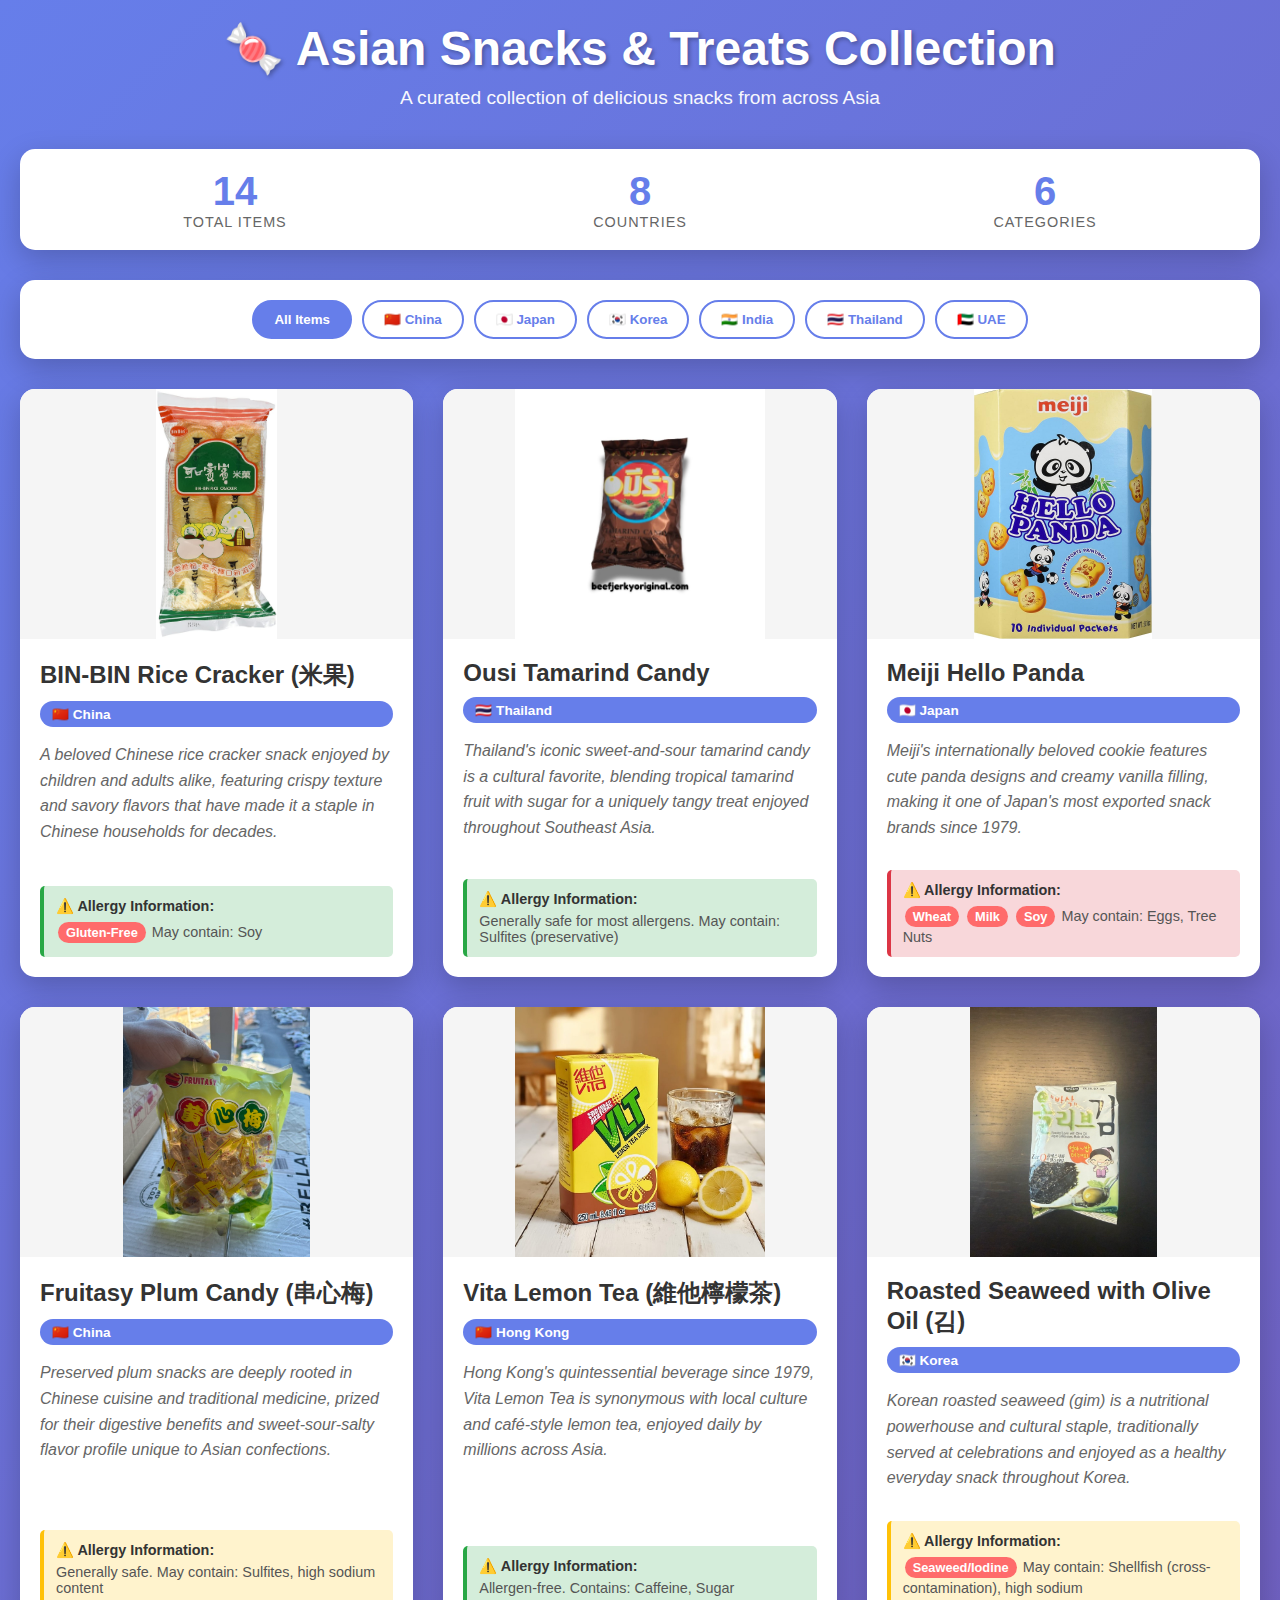
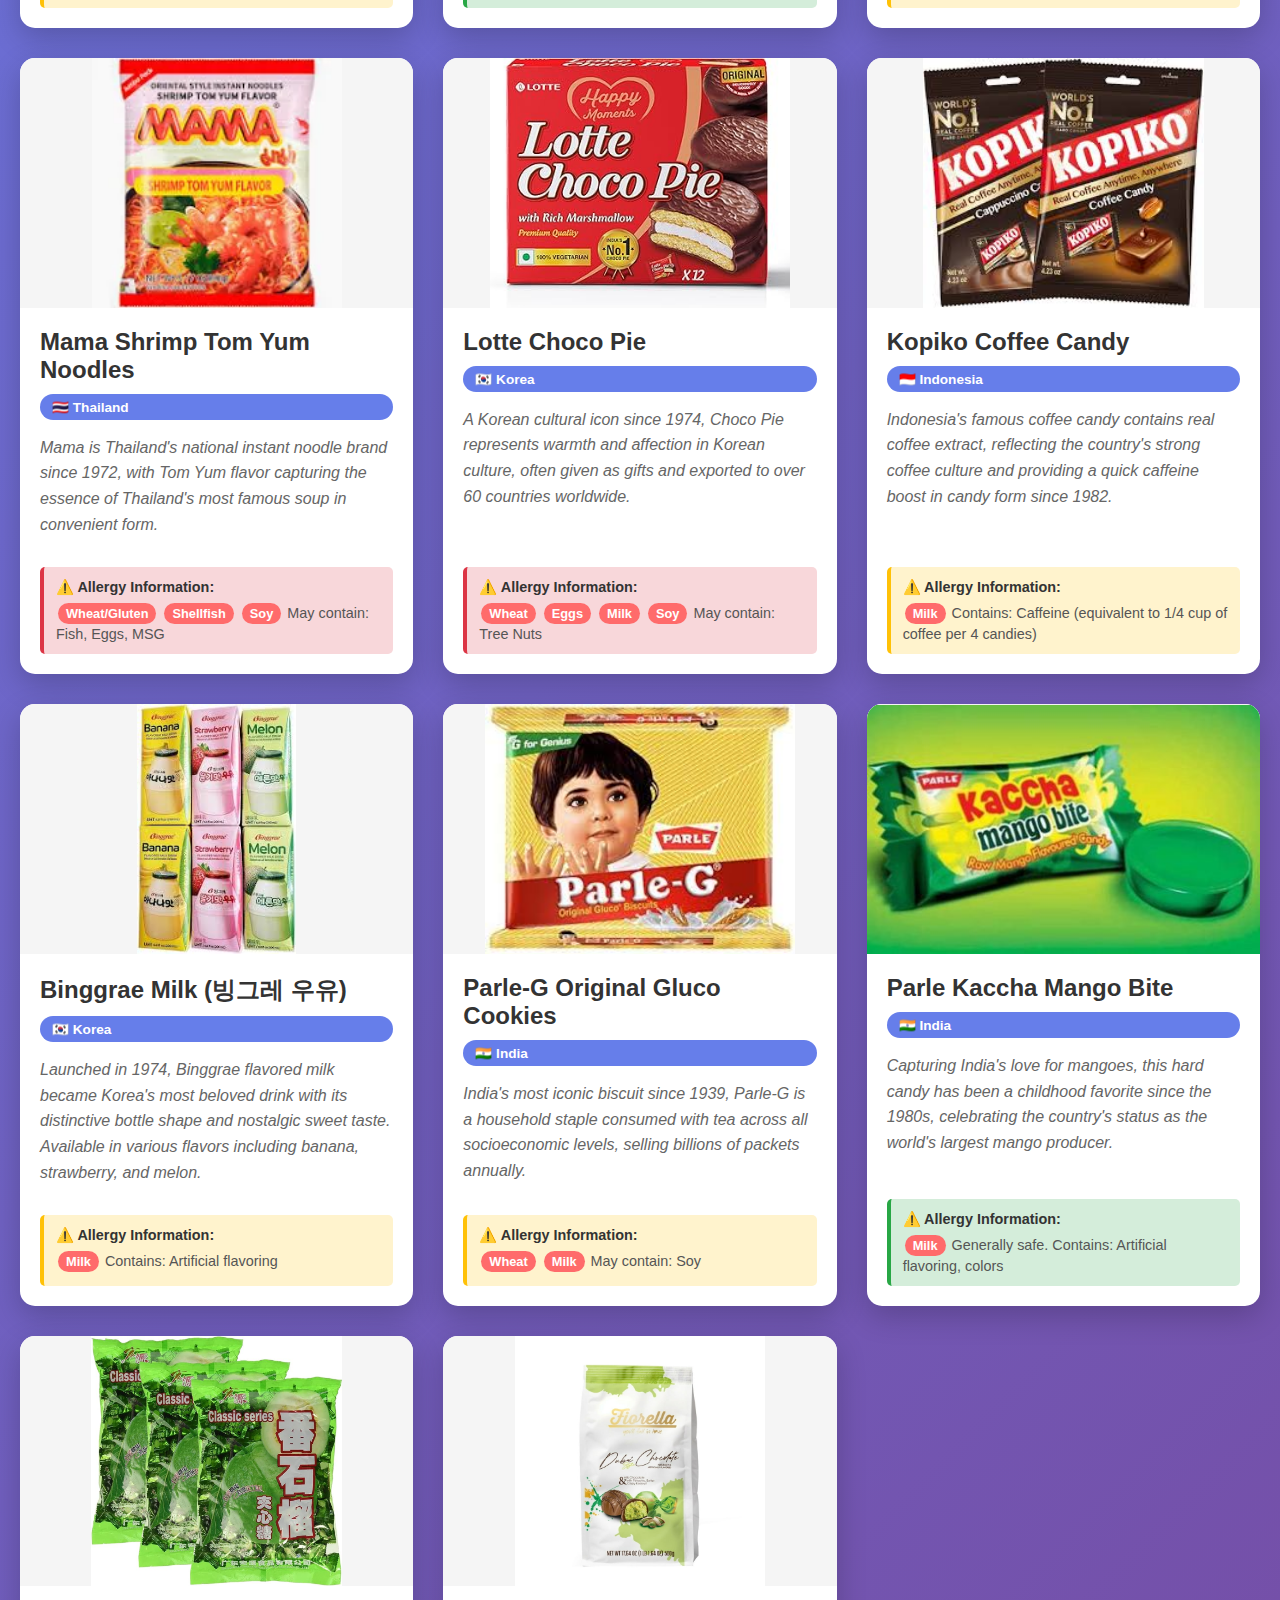
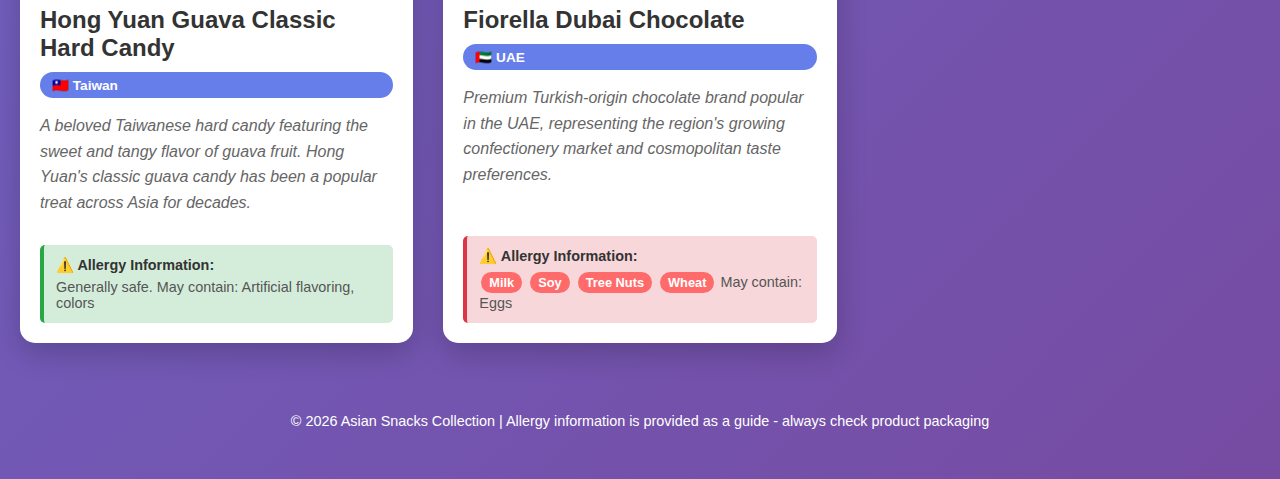
<file: index.html>
<!DOCTYPE html>
<html lang="en">
<head>
    <meta charset="UTF-8">
    <meta name="viewport" content="width=device-width, initial-scale=1.0">
    <title>Asian Snacks & Treats Collection</title>
    <style>
        * {
            margin: 0;
            padding: 0;
            box-sizing: border-box;
        }

        body {
            font-family: -apple-system, BlinkMacSystemFont, 'Segoe UI', Roboto, Oxygen, Ubuntu, Cantarell, sans-serif;
            background: linear-gradient(135deg, #667eea 0%, #764ba2 100%);
            min-height: 100vh;
            padding: 20px;
            color: #333;
        }

        .container {
            max-width: 1400px;
            margin: 0 auto;
        }

        header {
            text-align: center;
            margin-bottom: 40px;
            color: white;
        }

        h1 {
            font-size: 3rem;
            margin-bottom: 10px;
            text-shadow: 2px 2px 4px rgba(0,0,0,0.3);
        }

        .subtitle {
            font-size: 1.2rem;
            opacity: 0.95;
        }

        .filter-section {
            background: white;
            padding: 20px;
            border-radius: 15px;
            margin-bottom: 30px;
            box-shadow: 0 10px 30px rgba(0,0,0,0.2);
        }

        .filter-buttons {
            display: flex;
            flex-wrap: wrap;
            gap: 10px;
            justify-content: center;
        }

        .filter-btn {
            padding: 10px 20px;
            border: 2px solid #667eea;
            background: white;
            color: #667eea;
            border-radius: 25px;
            cursor: pointer;
            font-weight: 600;
            transition: all 0.3s ease;
        }

        .filter-btn:hover {
            background: #667eea;
            color: white;
            transform: translateY(-2px);
        }

        .filter-btn.active {
            background: #667eea;
            color: white;
        }

        .snacks-grid {
            display: grid;
            grid-template-columns: repeat(auto-fill, minmax(350px, 1fr));
            gap: 30px;
            margin-bottom: 40px;
        }

        .snack-card {
            background: white;
            border-radius: 15px;
            overflow: hidden;
            box-shadow: 0 10px 30px rgba(0,0,0,0.2);
            transition: transform 0.3s ease, box-shadow 0.3s ease;
            display: flex;
            flex-direction: column;
        }

        .snack-card:hover {
            transform: translateY(-10px);
            box-shadow: 0 15px 40px rgba(0,0,0,0.3);
        }

        .snack-image {
            width: 100%;
            height: 250px;
            object-fit: contain;
            background: #f5f5f5;
        }

        .snack-content {
            padding: 20px;
            flex-grow: 1;
            display: flex;
            flex-direction: column;
        }

        .snack-title {
            font-size: 1.5rem;
            color: #333;
            margin-bottom: 10px;
            font-weight: 700;
        }

        .snack-origin {
            display: inline-block;
            background: #667eea;
            color: white;
            padding: 5px 12px;
            border-radius: 20px;
            font-size: 0.85rem;
            margin-bottom: 15px;
            font-weight: 600;
        }

        .snack-description {
            color: #666;
            line-height: 1.6;
            margin-bottom: 15px;
            font-style: italic;
            flex-grow: 1;
        }

        .allergy-section {
            background: #fff3cd;
            border-left: 4px solid #ffc107;
            padding: 12px;
            margin-top: 15px;
            border-radius: 5px;
        }

        .allergy-section.safe {
            background: #d4edda;
            border-left-color: #28a745;
        }

        .allergy-section.high-risk {
            background: #f8d7da;
            border-left-color: #dc3545;
        }

        .allergy-title {
            font-weight: 700;
            font-size: 0.9rem;
            margin-bottom: 5px;
            display: flex;
            align-items: center;
            gap: 5px;
        }

        .allergy-list {
            font-size: 0.9rem;
            color: #555;
        }

        .allergen-tag {
            display: inline-block;
            background: #ff6b6b;
            color: white;
            padding: 3px 8px;
            border-radius: 12px;
            font-size: 0.8rem;
            margin: 2px;
            font-weight: 600;
        }

        footer {
            text-align: center;
            color: white;
            padding: 30px 0;
            font-size: 0.9rem;
        }

        @media (max-width: 768px) {
            h1 {
                font-size: 2rem;
            }

            .snacks-grid {
                grid-template-columns: 1fr;
            }
        }

        .stats-bar {
            display: flex;
            justify-content: space-around;
            background: white;
            padding: 20px;
            border-radius: 15px;
            margin-bottom: 30px;
            box-shadow: 0 10px 30px rgba(0,0,0,0.2);
            flex-wrap: wrap;
            gap: 20px;
        }

        .stat-item {
            text-align: center;
        }

        .stat-number {
            font-size: 2.5rem;
            font-weight: 700;
            color: #667eea;
        }

        .stat-label {
            color: #666;
            font-size: 0.9rem;
            text-transform: uppercase;
            letter-spacing: 1px;
        }
    </style>
</head>
<body>
    <div class="container">
        <header>
            <h1>🍬 Asian Snacks & Treats Collection</h1>
            <p class="subtitle">A curated collection of delicious snacks from across Asia</p>
        </header>

        <div class="stats-bar">
            <div class="stat-item">
                <div class="stat-number">14</div>
                <div class="stat-label">Total Items</div>
            </div>
            <div class="stat-item">
                <div class="stat-number">8</div>
                <div class="stat-label">Countries</div>
            </div>
            <div class="stat-item">
                <div class="stat-number">6</div>
                <div class="stat-label">Categories</div>
            </div>
        </div>

        <div class="filter-section">
            <div class="filter-buttons">
                <button class="filter-btn active" data-filter="all">All Items</button>
                <button class="filter-btn" data-filter="china">🇨🇳 China</button>
                <button class="filter-btn" data-filter="japan">🇯🇵 Japan</button>
                <button class="filter-btn" data-filter="korea">🇰🇷 Korea</button>
                <button class="filter-btn" data-filter="india">🇮🇳 India</button>
                <button class="filter-btn" data-filter="thailand">🇹🇭 Thailand</button>
                <button class="filter-btn" data-filter="uae">🇦🇪 UAE</button>
            </div>
        </div>

        <div class="snacks-grid" id="snacksGrid">
            <!-- BIN-BIN Rice Cracker -->
            <div class="snack-card" data-country="china">
                <img src="images/binbin-rice-cracker.jpg" alt="BIN-BIN Rice Cracker" class="snack-image">
                <div class="snack-content">
                    <h2 class="snack-title">BIN-BIN Rice Cracker (米果)</h2>
                    <span class="snack-origin">🇨🇳 China</span>
                    <p class="snack-description">A beloved Chinese rice cracker snack enjoyed by children and adults alike, featuring crispy texture and savory flavors that have made it a staple in Chinese households for decades.</p>
                    <div class="allergy-section safe">
                        <div class="allergy-title">⚠️ Allergy Information:</div>
                        <div class="allergy-list">
                            <span class="allergen-tag">Gluten-Free</span>
                            May contain: Soy
                        </div>
                    </div>
                </div>
            </div>

            <!-- Ousi Tamarind Candy -->
            <div class="snack-card" data-country="thailand">
                <img src="images/ojs-tamarind.jpg" alt="Ousi Tamarind Candy" class="snack-image">
                <div class="snack-content">
                    <h2 class="snack-title">Ousi Tamarind Candy</h2>
                    <span class="snack-origin">🇹🇭 Thailand</span>
                    <p class="snack-description">Thailand's iconic sweet-and-sour tamarind candy is a cultural favorite, blending tropical tamarind fruit with sugar for a uniquely tangy treat enjoyed throughout Southeast Asia.</p>
                    <div class="allergy-section safe">
                        <div class="allergy-title">⚠️ Allergy Information:</div>
                        <div class="allergy-list">Generally safe for most allergens. May contain: Sulfites (preservative)</div>
                    </div>
                </div>
            </div>

            <!-- Hello Panda -->
            <div class="snack-card" data-country="japan">
                <img src="images/hello-panda-vanilla.jpg" alt="Meiji Hello Panda" class="snack-image">
                <div class="snack-content">
                    <h2 class="snack-title">Meiji Hello Panda</h2>
                    <span class="snack-origin">🇯🇵 Japan</span>
                    <p class="snack-description">Meiji's internationally beloved cookie features cute panda designs and creamy vanilla filling, making it one of Japan's most exported snack brands since 1979.</p>
                    <div class="allergy-section high-risk">
                        <div class="allergy-title">⚠️ Allergy Information:</div>
                        <div class="allergy-list">
                            <span class="allergen-tag">Wheat</span>
                            <span class="allergen-tag">Milk</span>
                            <span class="allergen-tag">Soy</span>
                            May contain: Eggs, Tree Nuts
                        </div>
                    </div>
                </div>
            </div>

            <!-- Fruitasy Plum Candy -->
            <div class="snack-card" data-country="china">
                <img src="images/fruitasy-plum.jpg" alt="Fruitasy Plum Candy" class="snack-image">
                <div class="snack-content">
                    <h2 class="snack-title">Fruitasy Plum Candy (串心梅)</h2>
                    <span class="snack-origin">🇨🇳 China</span>
                    <p class="snack-description">Preserved plum snacks are deeply rooted in Chinese cuisine and traditional medicine, prized for their digestive benefits and sweet-sour-salty flavor profile unique to Asian confections.</p>
                    <div class="allergy-section">
                        <div class="allergy-title">⚠️ Allergy Information:</div>
                        <div class="allergy-list">
                            Generally safe. May contain: Sulfites, high sodium content
                        </div>
                    </div>
                </div>
            </div>

            <!-- Vita Lemon Tea -->
            <div class="snack-card" data-country="china">
                <img src="images/vita-lemon-tea.jpg" alt="Vita Lemon Tea" class="snack-image">
                <div class="snack-content">
                    <h2 class="snack-title">Vita Lemon Tea (維他檸檬茶)</h2>
                    <span class="snack-origin">🇨🇳 Hong Kong</span>
                    <p class="snack-description">Hong Kong's quintessential beverage since 1979, Vita Lemon Tea is synonymous with local culture and café-style lemon tea, enjoyed daily by millions across Asia.</p>
                    <div class="allergy-section safe">
                        <div class="allergy-title">⚠️ Allergy Information:</div>
                        <div class="allergy-list">Allergen-free. Contains: Caffeine, Sugar</div>
                    </div>
                </div>
            </div>

            <!-- Korean Seaweed -->
            <div class="snack-card" data-country="korea">
                <img src="images/korean-seaweed.jpg" alt="Korean Roasted Seaweed" class="snack-image">
                <div class="snack-content">
                    <h2 class="snack-title">Roasted Seaweed with Olive Oil (김)</h2>
                    <span class="snack-origin">🇰🇷 Korea</span>
                    <p class="snack-description">Korean roasted seaweed (gim) is a nutritional powerhouse and cultural staple, traditionally served at celebrations and enjoyed as a healthy everyday snack throughout Korea.</p>
                    <div class="allergy-section">
                        <div class="allergy-title">⚠️ Allergy Information:</div>
                        <div class="allergy-list">
                            <span class="allergen-tag">Seaweed/Iodine</span>
                            May contain: Shellfish (cross-contamination), high sodium
                        </div>
                    </div>
                </div>
            </div>

            <!-- Mama Instant Noodles -->
            <div class="snack-card" data-country="thailand">
                <img src="images/mama-tom-yum.jpg" alt="Mama Instant Noodles" class="snack-image">
                <div class="snack-content">
                    <h2 class="snack-title">Mama Shrimp Tom Yum Noodles</h2>
                    <span class="snack-origin">🇹🇭 Thailand</span>
                    <p class="snack-description">Mama is Thailand's national instant noodle brand since 1972, with Tom Yum flavor capturing the essence of Thailand's most famous soup in convenient form.</p>
                    <div class="allergy-section high-risk">
                        <div class="allergy-title">⚠️ Allergy Information:</div>
                        <div class="allergy-list">
                            <span class="allergen-tag">Wheat/Gluten</span>
                            <span class="allergen-tag">Shellfish</span>
                            <span class="allergen-tag">Soy</span>
                            May contain: Fish, Eggs, MSG
                        </div>
                    </div>
                </div>
            </div>

            <!-- Choco Pie -->
            <div class="snack-card" data-country="korea">
                <img src="images/lotte-choco-pie.jpg" alt="Lotte Choco Pie" class="snack-image">
                <div class="snack-content">
                    <h2 class="snack-title">Lotte Choco Pie</h2>
                    <span class="snack-origin">🇰🇷 Korea</span>
                    <p class="snack-description">A Korean cultural icon since 1974, Choco Pie represents warmth and affection in Korean culture, often given as gifts and exported to over 60 countries worldwide.</p>
                    <div class="allergy-section high-risk">
                        <div class="allergy-title">⚠️ Allergy Information:</div>
                        <div class="allergy-list">
                            <span class="allergen-tag">Wheat</span>
                            <span class="allergen-tag">Eggs</span>
                            <span class="allergen-tag">Milk</span>
                            <span class="allergen-tag">Soy</span>
                            May contain: Tree Nuts
                        </div>
                    </div>
                </div>
            </div>

            <!-- Kopiko Coffee Candy -->
            <div class="snack-card" data-country="indonesia">
                <img src="images/kopiko-coffee.jpg" alt="Kopiko Coffee Candy" class="snack-image">
                <div class="snack-content">
                    <h2 class="snack-title">Kopiko Coffee Candy</h2>
                    <span class="snack-origin">🇮🇩 Indonesia</span>
                    <p class="snack-description">Indonesia's famous coffee candy contains real coffee extract, reflecting the country's strong coffee culture and providing a quick caffeine boost in candy form since 1982.</p>
                    <div class="allergy-section">
                        <div class="allergy-title">⚠️ Allergy Information:</div>
                        <div class="allergy-list">
                            <span class="allergen-tag">Milk</span>
                            Contains: Caffeine (equivalent to 1/4 cup of coffee per 4 candies)
                        </div>
                    </div>
                </div>
            </div>

            <!-- Binggrae Milk -->
            <div class="snack-card" data-country="korea">
                <img src="images/binggrae-banana-milk.jpg" alt="Binggrae Milk" class="snack-image">
                <div class="snack-content">
                    <h2 class="snack-title">Binggrae Milk (빙그레 우유)</h2>
                    <span class="snack-origin">🇰🇷 Korea</span>
                    <p class="snack-description">Launched in 1974, Binggrae flavored milk became Korea's most beloved drink with its distinctive bottle shape and nostalgic sweet taste. Available in various flavors including banana, strawberry, and melon.</p>
                    <div class="allergy-section">
                        <div class="allergy-title">⚠️ Allergy Information:</div>
                        <div class="allergy-list">
                            <span class="allergen-tag">Milk</span>
                            Contains: Artificial flavoring
                        </div>
                    </div>
                </div>
            </div>

            <!-- Parle-G -->
            <div class="snack-card" data-country="india">
                <img src="images/parle-g.jpg" alt="Parle-G Cookies" class="snack-image">
                <div class="snack-content">
                    <h2 class="snack-title">Parle-G Original Gluco Cookies</h2>
                    <span class="snack-origin">🇮🇳 India</span>
                    <p class="snack-description">India's most iconic biscuit since 1939, Parle-G is a household staple consumed with tea across all socioeconomic levels, selling billions of packets annually.</p>
                    <div class="allergy-section">
                        <div class="allergy-title">⚠️ Allergy Information:</div>
                        <div class="allergy-list">
                            <span class="allergen-tag">Wheat</span>
                            <span class="allergen-tag">Milk</span>
                            May contain: Soy
                        </div>
                    </div>
                </div>
            </div>

            <!-- Mango Bite -->
            <div class="snack-card" data-country="india">
                <img src="images/parle-mango-bite.jpg" alt="Parle Mango Bite" class="snack-image">
                <div class="snack-content">
                    <h2 class="snack-title">Parle Kaccha Mango Bite</h2>
                    <span class="snack-origin">🇮🇳 India</span>
                    <p class="snack-description">Capturing India's love for mangoes, this hard candy has been a childhood favorite since the 1980s, celebrating the country's status as the world's largest mango producer.</p>
                    <div class="allergy-section safe">
                        <div class="allergy-title">⚠️ Allergy Information:</div>
                        <div class="allergy-list">
                            <span class="allergen-tag">Milk</span>
                            Generally safe. Contains: Artificial flavoring, colors
                        </div>
                    </div>
                </div>
            </div>

            <!-- Hong Yuan Guava Candy -->
            <div class="snack-card" data-country="taiwan">
                <img src="images/chinese-milk-candy.jpg" alt="Hong Yuan Guava Classic Hard Candy" class="snack-image">
                <div class="snack-content">
                    <h2 class="snack-title">Hong Yuan Guava Classic Hard Candy</h2>
                    <span class="snack-origin">🇹🇼 Taiwan</span>
                    <p class="snack-description">A beloved Taiwanese hard candy featuring the sweet and tangy flavor of guava fruit. Hong Yuan's classic guava candy has been a popular treat across Asia for decades.</p>
                    <div class="allergy-section safe">
                        <div class="allergy-title">⚠️ Allergy Information:</div>
                        <div class="allergy-list">Generally safe. May contain: Artificial flavoring, colors</div>
                    </div>
                </div>
            </div>

            <!-- Fiorella Dubai Chocolate -->
            <div class="snack-card" data-country="uae">
                <img src="images/fiorella-dubai-chocolate.jpg" alt="Fiorella Dubai Chocolate" class="snack-image">
                <div class="snack-content">
                    <h2 class="snack-title">Fiorella Dubai Chocolate</h2>
                    <span class="snack-origin">🇦🇪 UAE</span>
                    <p class="snack-description">Premium Turkish-origin chocolate brand popular in the UAE, representing the region's growing confectionery market and cosmopolitan taste preferences.</p>
                    <div class="allergy-section high-risk">
                        <div class="allergy-title">⚠️ Allergy Information:</div>
                        <div class="allergy-list">
                            <span class="allergen-tag">Milk</span>
                            <span class="allergen-tag">Soy</span>
                            <span class="allergen-tag">Tree Nuts</span>
                            <span class="allergen-tag">Wheat</span>
                            May contain: Eggs
                        </div>
                    </div>
                </div>
            </div>

        </div>

        <footer>
            <p>&copy; 2026 Asian Snacks Collection | Allergy information is provided as a guide - always check product packaging</p>
        </footer>
    </div>

    <script>
        // Filter functionality
        const filterButtons = document.querySelectorAll('.filter-btn');
        const snackCards = document.querySelectorAll('.snack-card');

        filterButtons.forEach(button => {
            button.addEventListener('click', () => {
                // Remove active class from all buttons
                filterButtons.forEach(btn => btn.classList.remove('active'));
                // Add active class to clicked button
                button.classList.add('active');

                const filter = button.getAttribute('data-filter');

                snackCards.forEach(card => {
                    if (filter === 'all') {
                        card.style.display = 'flex';
                    } else {
                        const country = card.getAttribute('data-country');
                        if (country === filter) {
                            card.style.display = 'flex';
                        } else {
                            card.style.display = 'none';
                        }
                    }
                });
            });
        });
    </script>
</body>
</html>
</file>
